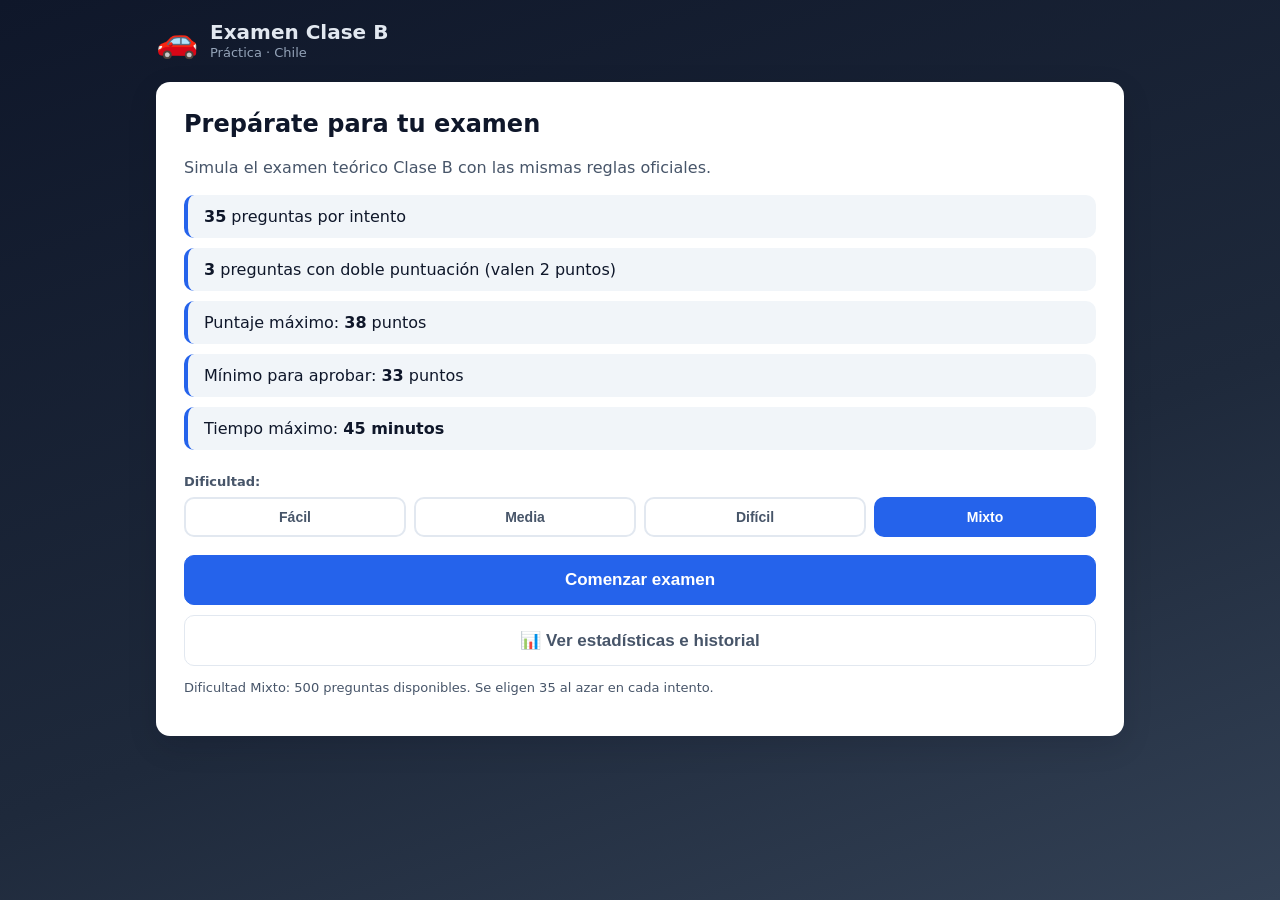
<file: index.html>
<!DOCTYPE html>
<html lang="es">
<head>
  <meta charset="UTF-8" />
  <meta name="viewport" content="width=device-width, initial-scale=1.0" />
  <title>Práctica Examen Clase B · Chile</title>
  <link rel="stylesheet" href="styles.css" />
</head>
<body>
  <div class="app">
    <!-- ENCABEZADO -->
    <header class="topbar">
      <div class="brand">
        <span class="brand-icon">🚗</span>
        <div>
          <h1>Examen Clase B</h1>
          <p class="brand-sub">Práctica · Chile</p>
        </div>
      </div>
      <div id="timer" class="timer hidden" aria-live="polite">45:00</div>
    </header>

    <!-- PANTALLA DE INICIO -->
    <section id="screen-start" class="screen">
      <div class="card">
        <h2>Prepárate para tu examen</h2>
        <p class="lead">
          Simula el examen teórico Clase B con las mismas reglas oficiales.
        </p>
        <ul class="rules">
          <li><strong>35</strong> preguntas por intento</li>
          <li><strong>3</strong> preguntas con doble puntuación (valen 2 puntos)</li>
          <li>Puntaje máximo: <strong>38</strong> puntos</li>
          <li>Mínimo para aprobar: <strong>33</strong> puntos</li>
          <li>Tiempo máximo: <strong>45 minutos</strong></li>
        </ul>
        <div class="dif-select">
          <span class="dif-label">Dificultad:</span>
          <div class="dif-options" role="group" aria-label="Seleccionar dificultad">
            <button type="button" class="dif-btn" data-dif="facil">Fácil</button>
            <button type="button" class="dif-btn" data-dif="media">Media</button>
            <button type="button" class="dif-btn" data-dif="dificil">Difícil</button>
            <button type="button" class="dif-btn active" data-dif="mixto">Mixto</button>
          </div>
        </div>
        <button id="btn-start" class="btn btn-primary btn-lg">Comenzar examen</button>
        <button id="btn-stats-start" class="btn btn-ghost btn-lg">📊 Ver estadísticas e historial</button>
        <p class="hint">Se eligen 35 preguntas al azar de un banco de 500, según la dificultad.</p>
      </div>
    </section>

    <!-- PANTALLA DE EXAMEN -->
    <section id="screen-exam" class="screen hidden">
      <div class="exam-layout">
        <main class="exam-main">
          <div class="progress-row">
            <span id="q-counter" class="q-counter">Pregunta 1 de 35</span>
            <span id="q-tag" class="q-tag"></span>
          </div>
          <div class="progress-bar"><div id="progress-fill" class="progress-fill"></div></div>

          <div class="card question-card">
            <div id="q-image" class="q-image hidden"></div>
            <p id="q-text" class="q-text"></p>
            <div id="q-options" class="options"></div>
          </div>

          <div class="nav-row">
            <button id="btn-prev" class="btn">◀ Anterior</button>
            <button id="btn-next" class="btn">Siguiente ▶</button>
            <button id="btn-finish" class="btn btn-primary">Terminar y corregir</button>
          </div>
        </main>

        <aside class="exam-side">
          <h3>Preguntas</h3>
          <div id="question-grid" class="question-grid"></div>
          <div class="legend">
            <span><i class="dot dot-answered"></i> Respondida</span>
            <span><i class="dot dot-current"></i> Actual</span>
            <span><i class="dot dot-double"></i> Doble puntaje</span>
          </div>
        </aside>
      </div>
    </section>

    <!-- PANTALLA DE RESULTADOS -->
    <section id="screen-result" class="screen hidden">
      <div class="card result-card">
        <div id="result-badge" class="result-badge"></div>
        <h2 id="result-title"></h2>
        <p id="result-score" class="result-score"></p>
        <div class="result-stats">
          <div class="stat"><span id="stat-correct">0</span><small>Correctas</small></div>
          <div class="stat"><span id="stat-wrong">0</span><small>Incorrectas</small></div>
          <div class="stat"><span id="stat-blank">0</span><small>Sin responder</small></div>
          <div class="stat"><span id="stat-time">0:00</span><small>Tiempo usado</small></div>
        </div>
        <div class="result-actions">
          <button id="btn-review" class="btn">Revisar respuestas</button>
          <button id="btn-stats-result" class="btn">Ver estadísticas</button>
          <button id="btn-retry" class="btn btn-primary">Intentar de nuevo</button>
        </div>
      </div>

      <div id="review" class="review hidden"></div>
    </section>

    <!-- PANTALLA DE ESTADÍSTICAS E HISTORIAL -->
    <section id="screen-stats" class="screen hidden">
      <div class="card">
        <div class="stats-head">
          <h2>Estadísticas e historial</h2>
          <button id="btn-stats-back" class="btn">◀ Volver</button>
        </div>

        <div id="stats-empty" class="stats-empty hidden">
          <p>Aún no tienes intentos guardados. Rinde un examen y verás aquí tu progreso y en qué temas fallas más.</p>
        </div>

        <div id="stats-content">
          <!-- Resumen general -->
          <div id="stats-summary" class="result-stats"></div>

          <!-- Desempeño por tema -->
          <h3 class="stats-subtitle">Aciertos por tema <small>(ordenado de peor a mejor)</small></h3>
          <div id="stats-por-tema" class="bars"></div>

          <!-- Desempeño por dificultad -->
          <h3 class="stats-subtitle">Aciertos por dificultad</h3>
          <div id="stats-por-dif" class="bars"></div>

          <!-- Historial de intentos -->
          <div class="stats-head">
            <h3 class="stats-subtitle">Historial de intentos</h3>
            <button id="btn-stats-clear" class="btn btn-danger">Borrar historial</button>
          </div>
          <div id="stats-historial" class="historial"></div>
        </div>
      </div>
    </section>
  </div>

  <script src="signs.js"></script>
  <script src="questions.js"></script>
  <script src="generator.js"></script>
  <script src="stats.js"></script>
  <script src="app.js"></script>
</body>
</html>
</file>
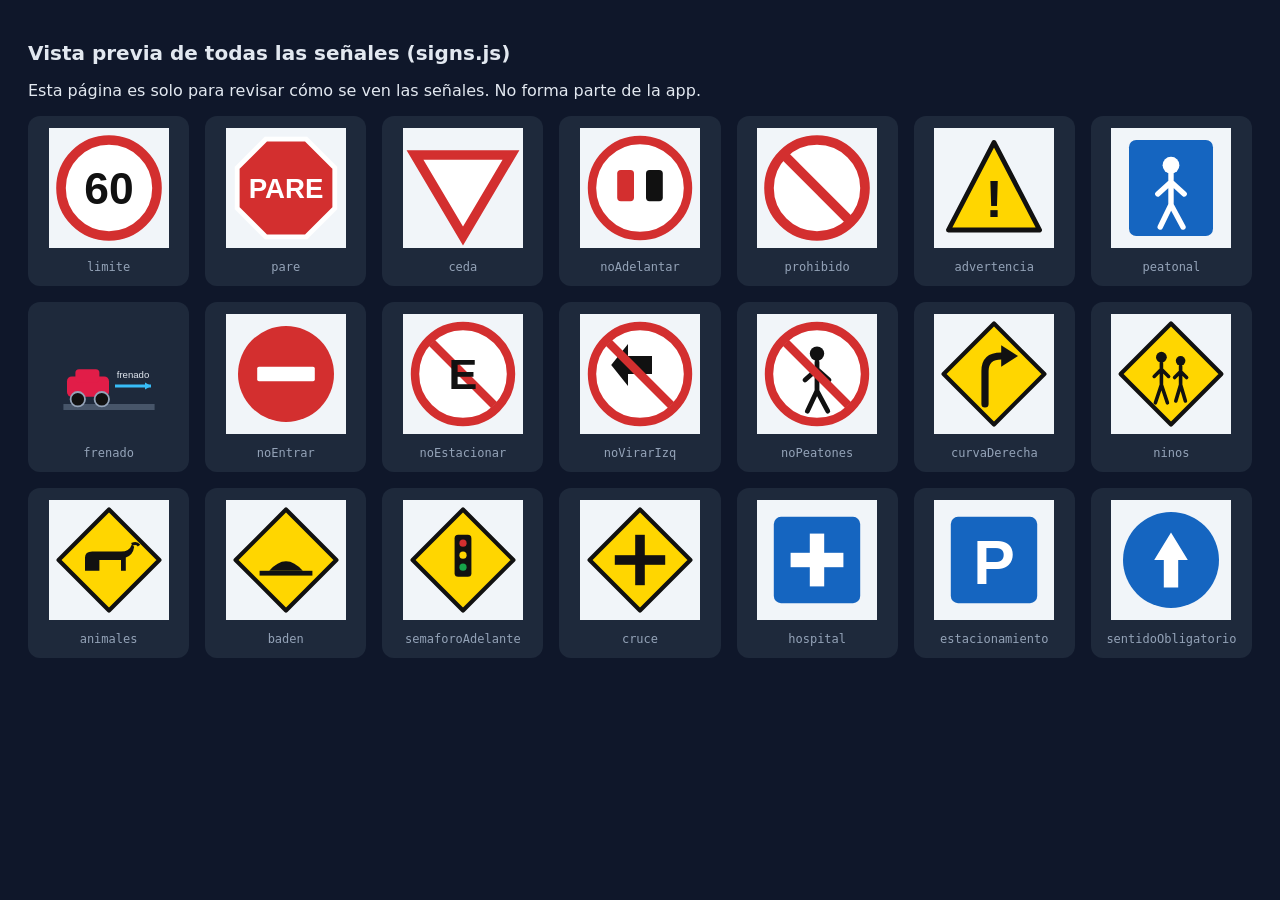
<file: preview-signs.html>
<!DOCTYPE html>
<html lang="es">
<head>
  <meta charset="UTF-8" />
  <meta name="viewport" content="width=device-width, initial-scale=1.0" />
  <title>Vista previa de señales</title>
  <style>
    body { font-family: system-ui, sans-serif; background: #0f172a; color: #e2e8f0; padding: 20px; }
    h1 { font-size: 20px; }
    .grid { display: grid; grid-template-columns: repeat(auto-fill, minmax(160px, 1fr)); gap: 16px; }
    .cell { background: #1e293b; border-radius: 12px; padding: 12px; text-align: center; }
    .cell svg { width: 120px; height: 120px; }
    .cell .name { margin-top: 8px; font-size: 12px; color: #94a3b8; font-family: monospace; }
  </style>
</head>
<body>
  <h1>Vista previa de todas las señales (signs.js)</h1>
  <p>Esta página es solo para revisar cómo se ven las señales. No forma parte de la app.</p>
  <div id="grid" class="grid"></div>

  <script src="signs.js"></script>
  <script>
    const grid = document.getElementById("grid");
    // Señales con valor (límite) se muestran con un ejemplo
    const ejemplos = { limite: "60" };
    Object.keys(window.SIGNS).forEach((nombre) => {
      const cell = document.createElement("div");
      cell.className = "cell";
      const svg = window.renderImagen({ tipo: "svg", nombre, valor: ejemplos[nombre] });
      cell.innerHTML = svg + `<div class="name">${nombre}</div>`;
      grid.appendChild(cell);
    });
  </script>
</body>
</html>
</file>
<file: styles.css>
:root {
  --bg: #0f172a;
  --bg-soft: #1e293b;
  --card: #ffffff;
  --ink: #0f172a;
  --ink-soft: #475569;
  --primary: #2563eb;
  --primary-dark: #1d4ed8;
  --ok: #16a34a;
  --ok-soft: #dcfce7;
  --bad: #dc2626;
  --bad-soft: #fee2e2;
  --warn: #d97706;
  --line: #e2e8f0;
  --radius: 14px;
  --shadow: 0 10px 30px rgba(2, 6, 23, 0.12);
}

* { box-sizing: border-box; }

body {
  margin: 0;
  font-family: system-ui, -apple-system, "Segoe UI", Roboto, Helvetica, Arial, sans-serif;
  background: linear-gradient(160deg, #0f172a 0%, #1e293b 60%, #334155 100%);
  color: var(--ink);
  min-height: 100vh;
}

.app {
  max-width: 1000px;
  margin: 0 auto;
  padding: 20px 16px 60px;
}

/* TOPBAR */
.topbar {
  display: flex;
  align-items: center;
  justify-content: space-between;
  color: #e2e8f0;
  margin-bottom: 22px;
}
.brand { display: flex; align-items: center; gap: 12px; }
.brand-icon { font-size: 34px; }
.topbar h1 { font-size: 20px; margin: 0; line-height: 1.1; }
.brand-sub { margin: 2px 0 0; font-size: 13px; color: #94a3b8; }

.timer {
  font-variant-numeric: tabular-nums;
  font-size: 24px;
  font-weight: 700;
  background: rgba(255, 255, 255, 0.1);
  padding: 8px 16px;
  border-radius: 999px;
  border: 1px solid rgba(255, 255, 255, 0.15);
}
.timer.danger {
  background: var(--bad);
  animation: pulse 1s infinite;
}
@keyframes pulse { 50% { opacity: 0.6; } }

/* CARD */
.card {
  background: var(--card);
  border-radius: var(--radius);
  box-shadow: var(--shadow);
  padding: 28px;
}

.screen { animation: fade 0.25s ease; }
@keyframes fade { from { opacity: 0; transform: translateY(6px); } }

.hidden { display: none !important; }

/* START */
.card h2 { margin-top: 0; font-size: 24px; }
.lead { color: var(--ink-soft); font-size: 16px; }
.rules {
  list-style: none;
  padding: 0;
  margin: 18px 0 24px;
  display: grid;
  gap: 10px;
}
.rules li {
  background: #f1f5f9;
  padding: 12px 16px;
  border-radius: 10px;
  border-left: 4px solid var(--primary);
}
.hint { color: var(--ink-soft); font-size: 13px; margin-top: 14px; }

/* SELECTOR DE DIFICULTAD */
.dif-select { margin: 4px 0 18px; }
.dif-label {
  display: block;
  font-size: 13px;
  font-weight: 600;
  color: var(--ink-soft);
  margin-bottom: 8px;
}
.dif-options {
  display: grid;
  grid-template-columns: repeat(4, 1fr);
  gap: 8px;
}
.dif-btn {
  appearance: none;
  border: 2px solid var(--line);
  background: #fff;
  color: var(--ink-soft);
  padding: 10px 6px;
  border-radius: 10px;
  font-size: 14px;
  font-weight: 600;
  cursor: pointer;
  transition: border-color 0.15s ease, background 0.15s ease, color 0.15s ease;
}
.dif-btn:hover { border-color: #93c5fd; }
.dif-btn.active {
  border-color: var(--primary);
  background: var(--primary);
  color: #fff;
}
@media (max-width: 520px) {
  .dif-options { grid-template-columns: repeat(2, 1fr); }
}

/* BUTTONS */
.btn {
  appearance: none;
  border: 1px solid var(--line);
  background: #fff;
  color: var(--ink);
  padding: 11px 18px;
  border-radius: 10px;
  font-size: 15px;
  font-weight: 600;
  cursor: pointer;
  transition: transform 0.05s ease, background 0.15s ease, box-shadow 0.15s ease;
}
.btn:hover { box-shadow: 0 4px 12px rgba(2, 6, 23, 0.1); }
.btn:active { transform: translateY(1px); }
.btn:disabled { opacity: 0.45; cursor: not-allowed; }
.btn-primary {
  background: var(--primary);
  border-color: var(--primary);
  color: #fff;
}
.btn-primary:hover { background: var(--primary-dark); }
.btn-lg { padding: 14px 24px; font-size: 17px; width: 100%; }

/* EXAM LAYOUT */
.exam-layout {
  display: grid;
  grid-template-columns: 1fr 240px;
  gap: 18px;
  align-items: start;
}
.progress-row {
  display: flex;
  justify-content: space-between;
  align-items: center;
  color: #e2e8f0;
  margin-bottom: 8px;
}
.q-counter { font-weight: 600; }
.q-tag {
  font-size: 12px;
  background: rgba(255, 255, 255, 0.12);
  padding: 4px 10px;
  border-radius: 999px;
}
.q-tag.double {
  background: var(--warn);
  color: #fff;
  font-weight: 700;
}
.progress-bar {
  height: 8px;
  background: rgba(255, 255, 255, 0.15);
  border-radius: 999px;
  overflow: hidden;
  margin-bottom: 16px;
}
.progress-fill {
  height: 100%;
  width: 0;
  background: linear-gradient(90deg, #38bdf8, #2563eb);
  transition: width 0.3s ease;
}

.question-card { min-height: 220px; }

.q-image {
  margin: 0 0 18px;
  border-radius: 12px;
  overflow: hidden;
  background: #f1f5f9;
  display: flex;
  justify-content: center;
  align-items: center;
}
.q-image svg,
.q-image img {
  display: block;
  width: 100%;
  max-width: 320px;
  height: auto;
  max-height: 240px;
  object-fit: contain;
}

.q-text { font-size: 19px; font-weight: 600; line-height: 1.4; margin: 0 0 20px; }

.review-img {
  margin-bottom: 10px;
  max-width: 180px;
}
.review-img svg,
.review-img img {
  width: 100%;
  height: auto;
  border-radius: 8px;
  display: block;
}

.options { display: grid; gap: 10px; }
.option {
  display: flex;
  align-items: center;
  gap: 12px;
  padding: 14px 16px;
  border: 2px solid var(--line);
  border-radius: 10px;
  cursor: pointer;
  font-size: 15px;
  transition: border-color 0.15s ease, background 0.15s ease;
}
.option:hover { border-color: #93c5fd; background: #f8fafc; }
.option.selected {
  border-color: var(--primary);
  background: #eff6ff;
}
.option .mark {
  width: 26px; height: 26px;
  flex: 0 0 26px;
  border-radius: 50%;
  border: 2px solid #cbd5e1;
  display: grid;
  place-items: center;
  font-weight: 700;
  font-size: 13px;
  color: var(--ink-soft);
}
.option.selected .mark {
  border-color: var(--primary);
  background: var(--primary);
  color: #fff;
}

/* NAV */
.nav-row {
  display: flex;
  gap: 10px;
  margin-top: 18px;
}
.nav-row .btn { flex: 1; }
#btn-finish { flex: 1.4; }

/* SIDE GRID */
.exam-side {
  background: var(--card);
  border-radius: var(--radius);
  box-shadow: var(--shadow);
  padding: 18px;
}
.exam-side h3 { margin: 0 0 12px; font-size: 15px; }
.question-grid {
  display: grid;
  grid-template-columns: repeat(7, 1fr);
  gap: 6px;
}
.grid-cell {
  aspect-ratio: 1;
  border: 1px solid var(--line);
  border-radius: 7px;
  background: #fff;
  font-size: 12px;
  font-weight: 600;
  color: var(--ink-soft);
  cursor: pointer;
  display: grid;
  place-items: center;
  position: relative;
}
.grid-cell.answered { background: var(--ok-soft); border-color: var(--ok); color: var(--ok); }
.grid-cell.current { outline: 2px solid var(--primary); outline-offset: 1px; }
.grid-cell.double::after {
  content: "×2";
  position: absolute;
  top: -6px; right: -4px;
  font-size: 9px;
  background: var(--warn);
  color: #fff;
  padding: 1px 3px;
  border-radius: 4px;
}

.legend {
  display: grid;
  gap: 6px;
  margin-top: 14px;
  font-size: 12px;
  color: var(--ink-soft);
}
.legend span { display: flex; align-items: center; gap: 8px; }
.dot { width: 12px; height: 12px; border-radius: 3px; display: inline-block; }
.dot-answered { background: var(--ok-soft); border: 1px solid var(--ok); }
.dot-current { background: #fff; outline: 2px solid var(--primary); }
.dot-double { background: var(--warn); }

/* RESULT */
.result-card { text-align: center; }
.result-badge {
  width: 84px; height: 84px;
  margin: 0 auto 14px;
  border-radius: 50%;
  display: grid;
  place-items: center;
  font-size: 44px;
}
.result-badge.pass { background: var(--ok-soft); }
.result-badge.fail { background: var(--bad-soft); }
#result-title { margin: 0 0 6px; }
#result-title.pass { color: var(--ok); }
#result-title.fail { color: var(--bad); }
.result-score { font-size: 20px; font-weight: 700; margin: 0 0 20px; }

.result-stats {
  display: grid;
  grid-template-columns: repeat(4, 1fr);
  gap: 10px;
  margin-bottom: 22px;
}
.stat {
  background: #f1f5f9;
  border-radius: 10px;
  padding: 14px 8px;
}
.stat span { display: block; font-size: 24px; font-weight: 700; }
.stat small { color: var(--ink-soft); font-size: 12px; }

.result-actions { display: flex; gap: 10px; justify-content: center; }
.result-actions .btn { min-width: 170px; }

/* REVIEW */
.review { margin-top: 20px; display: grid; gap: 12px; }
.review-item {
  background: var(--card);
  border-radius: 12px;
  box-shadow: var(--shadow);
  padding: 18px;
  border-left: 5px solid var(--line);
}
.review-item.correct { border-left-color: var(--ok); }
.review-item.incorrect { border-left-color: var(--bad); }
.review-item.blank { border-left-color: var(--warn); }
.review-q { font-weight: 600; margin: 0 0 10px; }
.review-q .num { color: var(--ink-soft); font-weight: 700; margin-right: 6px; }
.review-q .x2 {
  font-size: 11px; background: var(--warn); color: #fff;
  padding: 2px 6px; border-radius: 6px; margin-left: 6px;
}
.review-opt {
  padding: 8px 12px;
  border-radius: 8px;
  font-size: 14px;
  margin: 4px 0;
  background: #f8fafc;
}
.review-opt.right { background: var(--ok-soft); color: #065f46; font-weight: 600; }
.review-opt.wrong { background: var(--bad-soft); color: #991b1b; font-weight: 600; }

/* RESPONSIVE */
@media (max-width: 820px) {
  .exam-layout { grid-template-columns: 1fr; }
  .exam-side { order: -1; }
  .question-grid { grid-template-columns: repeat(10, 1fr); }
  .result-stats { grid-template-columns: repeat(2, 1fr); }
  .result-actions { flex-direction: column; }
  .nav-row { flex-wrap: wrap; }
}

/* ===== ESTADÍSTICAS E HISTORIAL ===== */
.btn-ghost {
  background: transparent;
  border: 1px solid var(--line);
  color: var(--ink-soft);
  margin-top: 10px;
}
.btn-ghost:hover { background: #f8fafc; }
.btn-danger {
  background: #fff;
  border-color: var(--bad);
  color: var(--bad);
}
.btn-danger:hover { background: var(--bad-soft); }

.stats-head {
  display: flex;
  align-items: center;
  justify-content: space-between;
  gap: 12px;
  margin-bottom: 10px;
}
.stats-head h2, .stats-head h3 { margin: 0; }

.stats-subtitle {
  margin: 24px 0 12px;
  font-size: 16px;
  color: var(--ink);
}
.stats-subtitle small { color: var(--ink-soft); font-weight: 400; font-size: 12px; }

.stats-empty {
  background: #f1f5f9;
  border-radius: 10px;
  padding: 20px;
  color: var(--ink-soft);
  text-align: center;
}

/* Barras de desempeño */
.bars { display: grid; gap: 10px; }
.bar-row { display: grid; grid-template-columns: 130px 1fr 92px; align-items: center; gap: 10px; }
.bar-label { font-size: 14px; font-weight: 600; color: var(--ink); }
.bar-track {
  height: 20px;
  background: #eef2f7;
  border-radius: 999px;
  overflow: hidden;
}
.bar-fill {
  height: 100%;
  border-radius: 999px;
  background: linear-gradient(90deg, #38bdf8, #2563eb);
  transition: width 0.4s ease;
}
.bar-fill.low { background: linear-gradient(90deg, #f87171, #dc2626); }
.bar-fill.mid { background: linear-gradient(90deg, #fbbf24, #d97706); }
.bar-fill.high { background: linear-gradient(90deg, #4ade80, #16a34a); }
.bar-meta { font-size: 12px; color: var(--ink-soft); text-align: right; }
.bar-meta b { color: var(--ink); }

/* Historial */
.historial { display: grid; gap: 8px; }
.hist-item {
  display: flex;
  align-items: center;
  justify-content: space-between;
  gap: 10px;
  background: #f8fafc;
  border: 1px solid var(--line);
  border-left: 5px solid var(--line);
  border-radius: 10px;
  padding: 10px 14px;
  flex-wrap: wrap;
}
.hist-item.pass { border-left-color: var(--ok); }
.hist-item.fail { border-left-color: var(--bad); }
.hist-main { display: flex; align-items: center; gap: 10px; }
.hist-badge {
  font-size: 12px;
  font-weight: 700;
  padding: 3px 10px;
  border-radius: 999px;
}
.hist-badge.pass { background: var(--ok-soft); color: #065f46; }
.hist-badge.fail { background: var(--bad-soft); color: #991b1b; }
.hist-score { font-weight: 700; }
.hist-sub { font-size: 12px; color: var(--ink-soft); }
.hist-dif {
  font-size: 11px;
  text-transform: capitalize;
  background: #e2e8f0;
  color: var(--ink-soft);
  padding: 2px 8px;
  border-radius: 999px;
}

@media (max-width: 520px) {
  .bar-row { grid-template-columns: 90px 1fr; }
  .bar-meta { grid-column: 1 / -1; text-align: left; }
}
</file>
